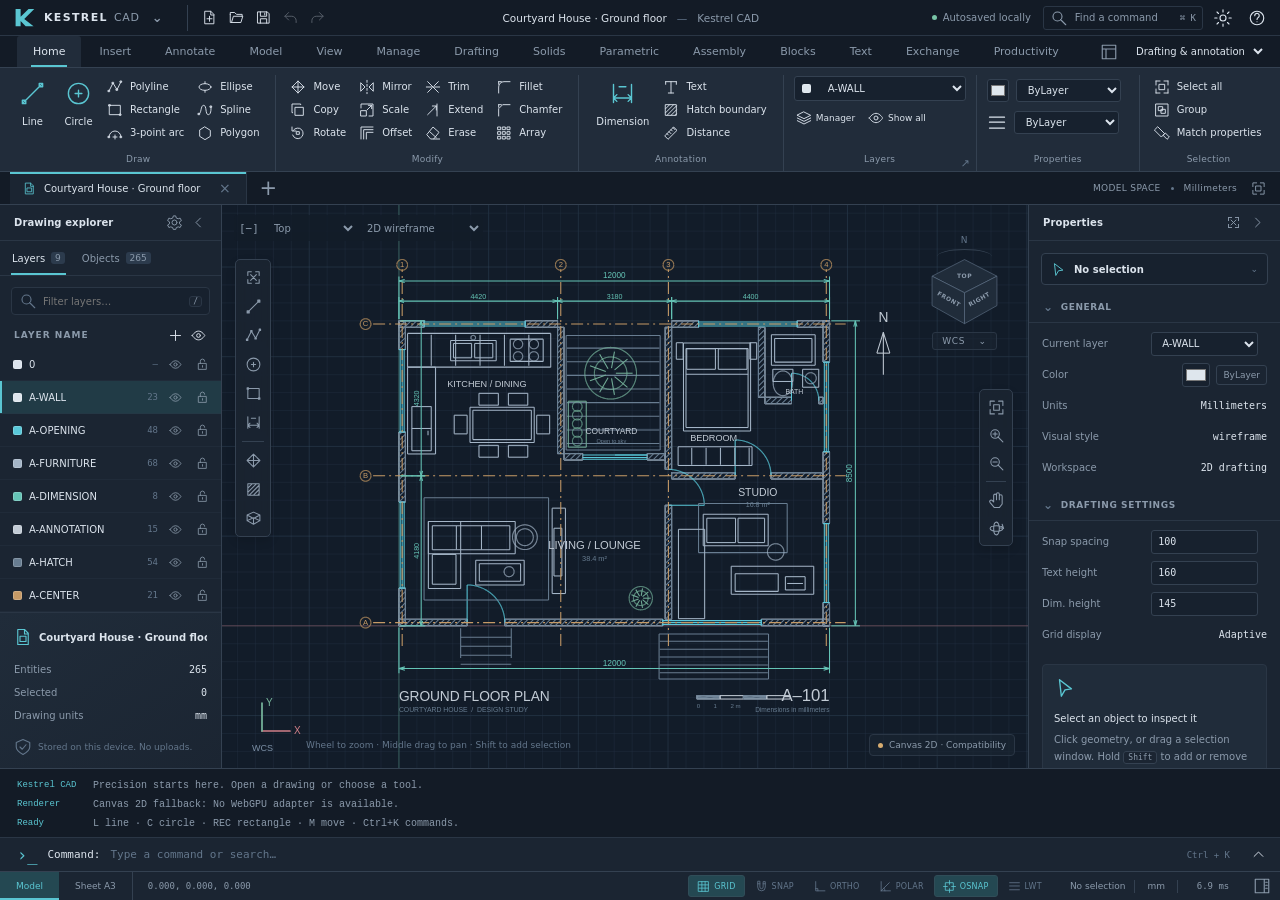
<file: index.html>
<!doctype html>
<html lang="en" data-theme="dark">
<head>
<meta charset="utf-8"><meta name="viewport" content="width=device-width,initial-scale=1">
<meta name="color-scheme" content="dark light"><meta name="description" content="Kestrel CAD — a local-first 2D and 3D CAD editor with a custom WebGPU engine.">
<title>Kestrel CAD</title><link rel="stylesheet" href="src/style.css">
</head>
<body>
<a class="skip-link" href="#command-input">Skip to command line</a>
<div id="shell">
 <header id="titlebar">
  <button id="app-menu-button" class="brand-button" aria-label="Kestrel file menu" title="File menu"><svg class="brand-mark" viewBox="0 0 32 32" aria-hidden="true"><path d="M5 4h7v11L23 4h8L17 18l13 10H19L12 21v7H5z" fill="currentColor"/></svg><span>KESTREL<span class="brand-cad">CAD</span></span><span class="chevron">⌄</span></button>
  <div class="quick-access" id="quick-access"></div>
  <div class="title-document"><span id="title-name">Courtyard House</span><span class="title-separator">—</span><span class="muted">Kestrel CAD</span></div>
  <div class="title-right"><span class="local-indicator"><i></i><span id="save-state">Local workspace</span></span><button class="title-search" data-action="palette" title="Find a command (Ctrl+K)"><span data-icon="search"></span><span>Find a command</span><kbd>⌘ K</kbd></button><button class="icon-button" data-action="theme" title="Switch light / dark theme" aria-label="Switch theme"><span data-icon="sun"></span></button><button class="icon-button" data-action="help" title="Help and shortcuts" aria-label="Help"><span data-icon="help"></span></button></div>
 </header>
 <div id="ribbon-tabs"><nav id="ribbon-tab-list" role="tablist" aria-label="Ribbon"></nav><div class="workspace-control"><span data-icon="workspace"></span><select id="workspace-select" aria-label="Workspace"><option value="2d">Drafting &amp; annotation</option><option value="3d">3D modeling</option></select></div></div>
 <section id="ribbon" aria-label="Tools"></section>
 <div id="documentbar"><div id="document-tabs" role="tablist" aria-label="Open drawings"></div><button class="document-add" data-action="new" title="New drawing (Ctrl+N)" aria-label="New drawing">+</button><div class="documentbar-right"><span id="drawing-kind">MODEL SPACE</span><span class="small-dot"></span><span id="document-units">Millimeters</span><button class="icon-button small" data-action="fit" title="Zoom extents" aria-label="Zoom extents"><span data-icon="fit"></span></button></div></div>
 <main id="workbench">
  <aside id="explorer" class="side-panel">
   <div class="panel-header"><span>Drawing explorer</span><div class="panel-header-actions"><button class="icon-button small" data-action="layers" aria-label="Layer manager" title="Layer manager"><span data-icon="settings"></span></button><button class="icon-button small" data-action="toggle-explorer" aria-label="Hide explorer" title="Hide explorer"><span data-icon="chevron-left"></span></button></div></div>
   <div class="panel-tabs"><button id="layers-tab" class="active" data-explorer="layers">Layers <span id="layer-count">8</span></button><button id="objects-tab" data-explorer="objects">Objects <span id="object-count">0</span></button></div>
   <div class="panel-search"><span data-icon="search"></span><input id="explorer-search" placeholder="Filter layers…" aria-label="Filter drawing explorer"><kbd>/</kbd></div>
   <div id="explorer-toolbar"><span class="eyebrow" id="explorer-subtitle">LAYER NAME</span><div><button class="icon-button small" data-action="new-layer" title="New layer" aria-label="New layer"><span data-icon="plus"></span></button><button class="icon-button small" data-action="all-layers-on" title="Show all layers" aria-label="Show all layers"><span data-icon="eye"></span></button></div></div>
   <div id="explorer-list" class="panel-scroll"></div>
   <div class="explorer-summary"><div class="summary-title"><span data-icon="drawing"></span><span id="summary-name">Courtyard House</span></div><dl><div><dt>Entities</dt><dd id="summary-entities">0</dd></div><div><dt>Selected</dt><dd id="summary-selected">0</dd></div><div><dt>Drawing units</dt><dd id="summary-units">mm</dd></div></dl><div class="local-note"><span data-icon="shield"></span>Stored on this device. No uploads.</div></div>
   <div class="panel-resizer left-resizer" aria-label="Resize explorer"></div>
  </aside>
  <section id="viewport" aria-label="CAD drawing viewport" tabindex="0">
   <canvas id="scene" class="scene-canvas" aria-label="Rendered CAD geometry"></canvas><canvas id="overlay" class="scene-canvas" aria-hidden="true"></canvas>
   <div id="viewport-controls"><button class="viewport-button" data-action="toggle-explorer" title="Show / hide explorer">[−]</button><select id="view-select" aria-label="View direction"><option value="top">Top</option><option value="iso">SE isometric</option><option value="front">Front</option><option value="right">Right</option><option value="left">Left</option><option value="back">Back</option><option value="bottom">Bottom</option></select><select id="style-select" aria-label="Visual style"><option value="wireframe">2D wireframe</option><option value="shaded-edges">Shaded with edges</option><option value="shaded">Shaded</option><option value="xray">X-ray</option></select></div>
   <div id="viewcube" aria-label="View navigation"><div class="cube-compass"><span>N</span><i></i></div><svg viewBox="0 0 110 100" role="group" aria-label="View cube"><g tabindex="0" role="button" data-view="top" aria-label="Top view"><polygon points="55,9 98,31 55,53 12,31"/><text x="55" y="34">TOP</text></g><g tabindex="0" role="button" data-view="front" aria-label="Front view"><polygon points="12,31 55,53 55,94 12,70"/><text x="33" y="64" transform="rotate(29 33 64)">FRONT</text></g><g tabindex="0" role="button" data-view="right" aria-label="Right view"><polygon points="55,53 98,31 98,70 55,94"/><text x="76" y="64" transform="rotate(-29 76 64)">RIGHT</text></g></svg><button data-action="view-iso" title="Isometric view">WCS <span>⌄</span></button></div>
   <div id="viewport-tools" class="floating-toolbar"></div><div id="navigation-tools" class="floating-toolbar"></div>
   <div id="tool-banner" hidden><span id="tool-banner-name">LINE</span><span id="tool-banner-text">Specify first point</span><kbd>ESC to cancel</kbd></div>
   <div id="dynamic-input" hidden><span id="dynamic-label">Distance</span><strong id="dynamic-value">0.000</strong></div>
   <div id="selection-window" hidden></div><div id="drop-zone" hidden><span data-icon="import"></span><strong>Open a drawing</strong><span>DXF · DWG · Kestrel project</span></div>
   <div id="viewport-footer"><span id="view-hint">Wheel to zoom · Middle drag to pan</span><button id="engine-badge" data-action="diagnostics"><i></i><span id="engine-label">Starting renderer…</span></button></div>
   <div id="sheet-label" hidden>A3 LANDSCAPE · FIT TO SHEET</div>
  </section>
  <aside id="properties" class="side-panel"><div class="panel-header"><span>Properties</span><div class="panel-header-actions"><button class="icon-button small" data-action="clear-selection" title="Clear selection" aria-label="Clear selection"><span data-icon="deselect"></span></button><button class="icon-button small" data-action="toggle-properties" title="Hide properties" aria-label="Hide properties"><span data-icon="chevron-right"></span></button></div></div><div id="inspector" class="panel-scroll"></div><div class="panel-resizer right-resizer" aria-label="Resize properties"></div></aside>
 </main>
 <section id="command-dock" aria-label="Command line"><div id="command-resizer" aria-label="Resize command line"></div><div id="command-history" role="log" aria-live="polite"><div><span class="history-label">Kestrel CAD</span><span>Precision starts here. Open a drawing or choose a tool.</span></div></div><div id="command-row"><span class="command-symbol">›_</span><span id="command-prefix">Command:</span><input id="command-input" placeholder="Type a command or search…" aria-label="CAD command input" spellcheck="false" autocomplete="off" autocapitalize="off"><span id="command-shortcut">Ctrl + K</span><button class="icon-button small" data-action="command-history" title="Expand command history" aria-label="Expand command history"><span data-icon="chevron-up"></span></button></div><div id="command-suggestions" hidden></div></section>
 <footer id="statusbar"><div id="layout-tabs"><button class="active" data-layout="model">Model</button><button data-layout="sheet">Sheet A3</button></div><div class="status-coordinates"><span id="coordinates">0.000, 0.000, 0.000</span></div><div id="status-toggles"></div><div class="status-right"><span id="selection-status">No selection</span><span class="status-divider"></span><button data-action="units" id="units-status">mm</button><span class="status-divider"></span><button data-action="diagnostics" id="frame-status">— ms</button><button class="status-panel-button" data-action="toggle-properties" title="Show / hide properties"><span data-icon="sidebar"></span></button></div></footer>
</div>
<div id="file-menu" class="popover" hidden></div><div id="context-menu" class="popover" hidden></div><div id="toast-stack" aria-live="polite"></div>
<dialog id="modal"><form id="modal-form"><div class="modal-header"><div><span id="modal-eyebrow" class="eyebrow">KESTREL CAD</span><h2 id="modal-title">Settings</h2></div><button type="button" class="icon-button" id="modal-close" aria-label="Close dialog"><span data-icon="close"></span></button></div><div id="modal-body"></div><div id="modal-error" role="alert" hidden></div><div id="modal-footer"><button type="button" class="button secondary" id="modal-cancel">Cancel</button><button type="submit" class="button primary" id="modal-submit">Apply</button></div></form></dialog>
<dialog id="command-palette"><div class="palette-input"><span data-icon="search"></span><input id="palette-search" placeholder="Find a command, tool, or view…" aria-label="Find command"><kbd>ESC</kbd></div><div id="palette-results"></div><div class="palette-footer"><span>↑ ↓ to navigate</span><span>↵ to run</span><span>KESTREL CAD</span></div></dialog>
<input id="file-input" type="file" accept=".dxf,.dwg,.kcad,.kst,.json" hidden>
<noscript><div class="noscript">Kestrel CAD requires JavaScript. Enable JavaScript and reload this page.</div></noscript>
<script src="src/math.js"></script><script src="src/geometry.js"></script><script src="src/model.js"></script><script src="src/csg.js"></script><script src="src/exchange.js"></script><script src="src/production.js"></script><script src="src/kernel.js"></script><script src="src/native-analysis.js"></script>
<script src="src/native-curves.js"></script>
    <script src="src/constraints.js"></script><script src="src/spatial-constraints.js"></script><script src="src/dynamic-blocks.js"></script>
<script src="src/fonts.js"></script>
<script src="src/unicode-bidi.js"></script>
<script src="src/mtext.js"></script><script src="src/source-document.js"></script><script src="src/productivity.js"></script><script src="src/fields.js"></script>
<script src="src/text-search.js"></script><script src="src/renderer.js"></script><script src="src/ui.js"></script><script src="src/examples.js"></script><script src="src/production-ui.js"></script><script src="src/kernel-ui.js"></script>
<script src="src/constraints-ui.js"></script><script src="src/spatial-ui.js"></script><script src="src/dynamic-blocks-ui.js"></script><script src="src/fonts-ui.js"></script>
<script src="src/mtext-ui.js"></script><script src="src/source-ui.js"></script>
<script src="src/productivity-ui.js"></script><script src="src/acis-ui.js"></script><script src="src/native-analysis-ui.js"></script>
<script src="src/native-curves-ui.js"></script>
<script src="src/fields-ui.js"></script>
<script src="src/text-search-ui.js"></script>
<script src="src/app.js"></script>
</body></html>
</file>
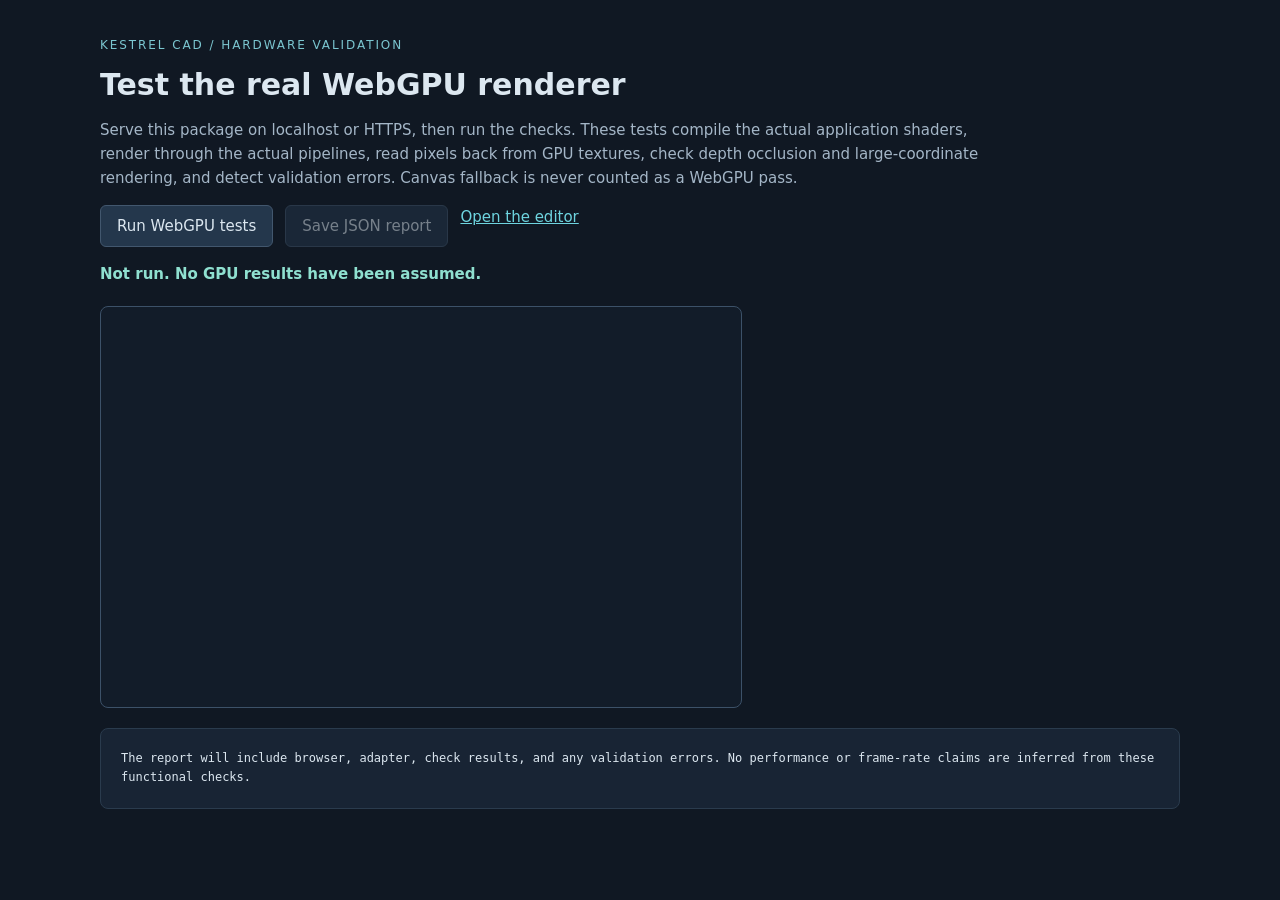
<file: tests/webgpu.html>
<!doctype html>
<html lang="en">
<head>
<meta charset="utf-8"><meta name="viewport" content="width=device-width, initial-scale=1">
<title>Kestrel CAD • WebGPU validation</title>
<style>
:root{color-scheme:dark;font:15px/1.6 system-ui,sans-serif;background:#101823;color:#dce7f0}body{margin:36px auto;max-width:1080px;padding:0 24px}h1{line-height:1.2;margin:12px 0}a{color:#6ed4df}button{font:inherit;background:#24374c;color:inherit;border:1px solid #42576e;border-radius:6px;padding:8px 16px;cursor:pointer}button:disabled{opacity:.5;cursor:default}.eyebrow{letter-spacing:.16em;font-size:12px;color:#7bc6d0}#stage{position:relative;width:640px;height:400px;max-width:100%;overflow:hidden;border:1px solid #3c5168;border-radius:8px;background:#121c29;margin:20px 0}canvas{position:absolute;inset:0}#report{padding:20px;background:#182434;border:1px solid #2a3b4d;border-radius:8px;white-space:pre-wrap;overflow-wrap:anywhere;font-size:12px}.note{color:#a4b6c7;max-width:880px}#status{font-weight:600;color:#8fe0d0}.actions{display:flex;gap:12px}
</style>
</head>
<body>
<div class="eyebrow">KESTREL CAD / HARDWARE VALIDATION</div>
<h1>Test the real WebGPU renderer</h1>
<p class="note">Serve this package on localhost or HTTPS, then run the checks. These tests compile the actual application shaders, render through the actual pipelines, read pixels back from GPU textures, check depth occlusion and large-coordinate rendering, and detect validation errors. Canvas fallback is never counted as a WebGPU pass.</p>
<div class="actions"><button id="run">Run WebGPU tests</button><button id="download" disabled>Save JSON report</button><a href="../index.html">Open the editor</a></div>
<p id="status">Not run. No GPU results have been assumed.</p>
<div id="stage"><canvas id="scene"></canvas><canvas id="overlay"></canvas></div>
<pre id="report">The report will include browser, adapter, check results, and any validation errors. No performance or frame-rate claims are inferred from these functional checks.</pre>
<script src="../src/math.js"></script><script src="../src/geometry.js"></script><script src="../src/model.js"></script><script src="../src/renderer.js"></script><script src="gpu.test.js"></script>
</body></html>
</file>
<file: src/style.css>
:root{color-scheme:dark;--bg:#18212d;--title:#131b26;--panel:#1b2532;--panel2:#202c3a;--ribbon:#212c3a;--canvas:#121c29;--hover:#2c3b4d;--active:#244852;--accent:#5ac6d2;--accent-dim:#304d58;--text:#dce4ed;--muted:#8b9aab;--faint:#63768b;--line:#344151;--line-soft:#2a3645;--input:#17212e;--shadow:0 15px 40px #0005;--success:#78c4a6;--danger:#ed8d92;--left-width:222px;--right-width:252px;--command-height:103px;font-family:"Inter","Segoe UI",system-ui,-apple-system,BlinkMacSystemFont,Arial,sans-serif;font-size:12px;font-synthesis:none}
:root[data-theme=light]{color-scheme:light;--bg:#e3e9ef;--title:#f7f9fb;--panel:#f5f7fa;--panel2:#edf1f6;--ribbon:#f3f6f9;--canvas:#edf2f6;--hover:#e3ebf3;--active:#d6eef2;--accent:#157a8b;--accent-dim:#b9dce4;--text:#23374a;--muted:#697e91;--faint:#8191a2;--line:#ced8e2;--line-soft:#e0e6ed;--input:#fff;--shadow:0 15px 40px #203b5525;--success:#318868;--danger:#bd4951}
*{box-sizing:border-box}html,body{margin:0;width:100%;height:100%;overflow:hidden}body{background:var(--bg);color:var(--text);-webkit-font-smoothing:antialiased}button,input,select,textarea{font:inherit}button{color:inherit;border:0;background:none;cursor:pointer;border-radius:3px}button:hover{background:var(--hover)}button:active{background:var(--active)}button:disabled{opacity:.34;cursor:not-allowed}input,select,textarea{color:var(--text);background:var(--input);border:1px solid var(--line);border-radius:3px;outline:none}input:focus,select:focus,textarea:focus{border-color:var(--accent);box-shadow:0 0 0 1px color-mix(in srgb,var(--accent) 25%,transparent)}input[type=number]{font-family:Consolas,"SFMono-Regular",monospace}input[type=color]{padding:1px;width:28px;height:25px;border-radius:3px;cursor:pointer}input[type=checkbox]{accent-color:var(--accent)}button:focus-visible,a:focus-visible,[tabindex]:focus-visible{outline:2px solid var(--accent);outline-offset:-2px}button svg,span[data-icon] svg{width:18px;height:18px;display:block;flex-shrink:0}span[data-icon]{display:inline-flex;align-items:center;justify-content:center;flex-shrink:0}button svg{pointer-events:none}select{padding:4px 20px 4px 7px;min-width:0}kbd{font:10px Consolas,"SFMono-Regular",monospace;color:var(--muted);border:1px solid var(--line);border-radius:3px;padding:1px 4px;background:var(--panel)}.muted{color:var(--muted)}.eyebrow{font-size:9px;font-weight:650;letter-spacing:1.05px;color:var(--muted)}.icon-button{display:inline-flex;align-items:center;justify-content:center;width:28px;height:28px;flex-shrink:0}.icon-button.small{width:23px;height:23px}.icon-button.small svg{width:15px;height:15px}.icon-button.active{color:var(--accent);background:var(--active)}.small-dot{width:3px;height:3px;border-radius:50%;background:var(--faint)}[hidden]{display:none!important}.skip-link{position:absolute;top:-100px;left:12px;z-index:100;background:var(--accent);color:var(--title);padding:10px}.skip-link:focus{top:10px}
#shell{height:100dvh;display:flex;flex-direction:column;min-width:720px}#titlebar{height:36px;flex-shrink:0;background:var(--title);display:flex;align-items:center;border-bottom:1px solid var(--line-soft);padding:0 9px 0 0;gap:9px;user-select:none}.brand-button{display:flex;height:36px;align-items:center;gap:9px;padding:0 14px 0 12px;border-radius:0;color:var(--text);font-weight:700;letter-spacing:1.35px;font-size:11px}.brand-mark{color:var(--accent);width:23px!important;height:25px!important}.brand-cad{font-weight:450;letter-spacing:.7px;margin-left:6px;color:var(--muted)}.chevron{color:var(--muted);margin-left:3px;font-size:13px}.quick-access{display:flex;gap:2px;border-left:1px solid var(--line);padding-left:9px}.quick-access .icon-button{width:25px;height:26px}.quick-access .icon-button svg{width:15px;height:15px}.title-document{display:flex;align-items:center;gap:10px;flex:1;min-width:80px;justify-content:center;font-size:10.5px;white-space:nowrap;overflow:hidden}.title-document #title-name{overflow:hidden;text-overflow:ellipsis}.title-separator{color:var(--faint)}.title-right{display:flex;align-items:center;gap:6px}.local-indicator{font-size:10px;color:var(--muted);display:flex;gap:6px;align-items:center;white-space:nowrap;margin-right:6px}.local-indicator i{width:5px;height:5px;border-radius:50%;background:var(--success)}.title-search{border:1px solid var(--line-soft);display:flex;align-items:center;height:24px;gap:7px;font-size:10px;color:var(--muted);padding:0 6px}.title-search svg{width:12px;height:12px}.title-search kbd{font-size:9px;border:0;background:none;padding:0 0 0 15px}
#ribbon-tabs{height:32px;flex-shrink:0;display:flex;align-items:center;background:var(--title);border-bottom:1px solid var(--line);padding-left:17px;user-select:none}#ribbon-tab-list{display:flex;height:100%;align-items:stretch;gap:2px}#ribbon-tab-list button{padding:0 16px;border-radius:3px 3px 0 0;font-size:11px;position:relative;color:var(--muted)}#ribbon-tab-list button.active{background:var(--ribbon);color:var(--text)}#ribbon-tab-list button.active:after{content:"";height:2px;position:absolute;bottom:0;left:14px;right:14px;background:var(--accent)}.workspace-control{margin-left:auto;display:flex;align-items:center;gap:7px;padding-right:14px;font-size:10px;color:var(--muted)}.workspace-control svg{width:14px;height:14px}.workspace-control select{font-size:10px;border:0;background:transparent;padding-right:5px;color:var(--text);max-width:185px}
#ribbon{height:104px;flex-shrink:0;background:var(--ribbon);border-bottom:1px solid var(--line);display:flex;align-items:stretch;padding:7px 7px 0 11px;gap:0;overflow-x:auto;overflow-y:hidden;scrollbar-width:thin;user-select:none}.ribbon-group{position:relative;display:flex;flex-direction:column;border-right:1px solid var(--line);padding:0 10px;flex-shrink:0;min-width:55px}.ribbon-group:first-child{padding-left:0}.ribbon-group:last-child{border:0}.ribbon-group-tools{height:74px;display:flex;align-items:flex-start;gap:3px}.ribbon-group-name{display:flex;align-items:center;justify-content:center;font-size:9px;letter-spacing:.25px;color:var(--muted);height:19px;gap:12px}.ribbon-group-name button{position:absolute;right:4px;bottom:1px;color:var(--faint);font-size:11px;padding:0 2px}.ribbon-large{display:flex;flex-direction:column;align-items:center;justify-content:flex-start;height:70px;min-width:43px;padding:5px 7px;gap:8px;font-size:10px;white-space:nowrap}.ribbon-large svg{width:27px;height:27px;color:var(--accent);stroke-width:1.25}.ribbon-large .button-label{max-width:65px;line-height:14px;text-align:center;white-space:normal}.ribbon-large.active,.ribbon-small.active{background:var(--active);box-shadow:inset 0 0 0 1px var(--accent-dim);color:var(--accent)}.ribbon-small-column{display:flex;flex-direction:column;gap:0}.ribbon-small{display:flex;align-items:center;gap:7px;height:23px;padding:0 6px 0 4px;font-size:10px;white-space:nowrap}.ribbon-small svg{width:16px;height:16px;color:var(--text);stroke-width:1.4}.ribbon-small.active svg{color:var(--accent)}.ribbon-layer-control{width:172px;display:flex;flex-direction:column;gap:5px;padding-top:1px}.ribbon-layer-row{display:flex;align-items:center;border:1px solid var(--line);border-radius:3px;background:var(--input);padding-left:7px;gap:6px;height:25px}.color-dot{width:9px;height:9px;border-radius:2px;display:inline-block;flex-shrink:0;border:1px solid #ffffff30}.ribbon-layer-row select{flex:1;width:135px;border:0;background:transparent;font-size:10px}.ribbon-layer-actions{display:flex;gap:5px;align-items:center}.ribbon-layer-actions .ribbon-small{font-size:9px;padding-left:2px;gap:4px}.ribbon-property-control{width:142px;display:flex;flex-direction:column;gap:5px;padding-top:2px}.ribbon-property-control>div{display:flex;align-items:center;gap:6px;font-size:10px}.ribbon-property-control select{width:105px;height:23px;font-size:10px;padding-top:1px;padding-bottom:1px}.ribbon-property-control input[type=color]{width:22px;height:23px}.ribbon-stat{font-size:9px;line-height:16px;color:var(--muted);padding:3px 3px}.ribbon-stat strong{color:var(--accent);font-weight:500}
#documentbar{height:33px;display:flex;align-items:center;flex-shrink:0;background:var(--title);border-bottom:1px solid var(--line);padding:0 10px;user-select:none}#document-tabs{display:flex;align-items:stretch;overflow-x:auto;scrollbar-width:none;height:100%;max-width:72%}.document-tab{display:flex;gap:8px;align-items:center;border-right:1px solid var(--line-soft);border-radius:0;padding:0 13px;height:100%;min-width:90px;font-size:10px;color:var(--muted);position:relative;white-space:nowrap}.document-tab.active{background:var(--panel);color:var(--text)}.document-tab.active:after{content:"";height:2px;position:absolute;top:0;left:0;right:0;background:var(--accent)}.document-tab svg{width:13px;height:13px;color:var(--accent)}.document-tab .tab-close{font-size:14px;color:var(--faint);margin-left:8px;line-height:18px;width:17px;border-radius:3px}.document-tab .tab-close:hover{color:var(--text);background:var(--hover)}.document-tab .dirty-dot{color:var(--accent);font-size:14px;margin-left:-4px}.document-add{font-size:21px;line-height:20px;width:29px;height:25px;margin-left:6px;color:var(--muted)}.documentbar-right{margin-left:auto;display:flex;align-items:center;gap:10px;font-size:9px;color:var(--muted);letter-spacing:.35px}
#workbench{min-height:140px;display:grid;grid-template-columns:var(--left-width) minmax(250px,1fr) var(--right-width);flex:1;overflow:hidden}#workbench.hide-explorer{grid-template-columns:0 minmax(250px,1fr) var(--right-width)}#workbench.hide-properties{grid-template-columns:var(--left-width) minmax(250px,1fr) 0}#workbench.hide-explorer.hide-properties{grid-template-columns:0 1fr 0}.side-panel{background:var(--panel);display:flex;flex-direction:column;min-height:0;position:relative;overflow:hidden;z-index:2}#explorer{border-right:1px solid var(--line)}#properties{border-left:1px solid var(--line)}.panel-header{height:36px;flex-shrink:0;display:flex;align-items:center;padding:0 11px 0 14px;border-bottom:1px solid var(--line-soft);font-size:10px;font-weight:600;letter-spacing:.1px;white-space:nowrap}.panel-header-actions{margin-left:auto;display:flex;gap:1px;color:var(--muted)}.panel-tabs{height:35px;display:flex;border-bottom:1px solid var(--line-soft);padding:0 11px;gap:15px;flex-shrink:0}.panel-tabs button{border-radius:0;position:relative;padding:0 1px;color:var(--muted);font-size:10px;display:flex;align-items:center;gap:6px}.panel-tabs button.active{color:var(--text)}.panel-tabs button.active:after{content:"";height:2px;position:absolute;bottom:0;left:0;right:0;background:var(--accent)}.panel-tabs button span{font-size:9px;background:var(--hover);padding:1px 4px;border-radius:3px;color:var(--muted)}.panel-search{height:28px;display:flex;align-items:center;gap:6px;background:var(--input);border:1px solid var(--line-soft);border-radius:4px;margin:11px 11px 7px;padding:0 7px;flex-shrink:0}.panel-search svg{width:13px;height:13px;color:var(--faint)}.panel-search input{width:100%;min-width:0;font-size:10px;background:none;border:0;box-shadow:none;padding:4px 0}.panel-search kbd{font-size:8px;border-color:var(--line-soft);padding:0 3px}#explorer-toolbar{height:26px;padding:0 11px 0 14px;display:flex;align-items:center;justify-content:space-between;flex-shrink:0}#explorer-toolbar>div{display:flex;gap:0}.panel-scroll{overflow-y:auto;overflow-x:hidden;scrollbar-width:thin;scrollbar-color:var(--line) transparent;min-height:0}.layer-row{height:33px;display:flex;align-items:center;gap:7px;padding:0 9px 0 13px;position:relative;border-bottom:1px solid color-mix(in srgb,var(--line-soft) 40%,transparent);cursor:pointer}.layer-row.current{background:color-mix(in srgb,var(--active) 63%,var(--panel));box-shadow:inset 2px 0 0 var(--accent)}.layer-row:hover{background:var(--hover)}.layer-row.off{opacity:.45}.layer-row .layer-name{font-size:10px;overflow:hidden;text-overflow:ellipsis;white-space:nowrap;flex:1}.layer-row .layer-count{font:9px Consolas,monospace;color:var(--faint);margin-right:0;min-width:19px;text-align:right}.layer-row .icon-button{width:20px;height:22px;color:var(--muted)}.layer-row .icon-button svg{width:13px;height:13px}.layer-row .icon-button.locked{color:var(--accent)}.layer-current-mark{font-size:10px;color:var(--accent);width:8px;flex-shrink:0}.object-row{min-height:35px;display:flex;align-items:center;padding:4px 11px;gap:8px;cursor:pointer;border-bottom:1px solid var(--line-soft)}.object-row:hover{background:var(--hover)}.object-row.active{background:var(--active)}.object-row>span[data-icon]{color:var(--muted)}.object-row svg{width:16px;height:16px}.object-row strong{display:block;font-size:10px;font-weight:450}.object-row small{display:block;font-size:9px;color:var(--faint);margin-top:2px}.object-row .object-id{margin-left:auto;font:8px Consolas,monospace;color:var(--faint)}.explorer-summary{margin-top:auto;padding:15px 14px 12px;border-top:1px solid var(--line-soft);background:linear-gradient(145deg,var(--panel2),var(--panel));flex-shrink:0}.summary-title{display:flex;align-items:center;gap:7px;margin-bottom:12px;font-size:10px;font-weight:600;overflow:hidden;white-space:nowrap}.summary-title svg{width:15px;height:15px;color:var(--accent)}.explorer-summary dl{margin:0}.explorer-summary dl div{display:flex;justify-content:space-between;font-size:10px;line-height:23px}.explorer-summary dt{color:var(--muted)}.explorer-summary dd{margin:0;font-family:Consolas,"SFMono-Regular",monospace}.local-note{display:flex;align-items:center;gap:6px;font-size:9px;line-height:14px;color:var(--faint);margin-top:11px}.local-note svg{width:12px;height:12px}.panel-resizer{position:absolute;top:0;bottom:0;width:5px;cursor:col-resize;z-index:7}.left-resizer{right:-2px}.right-resizer{left:-2px}.panel-resizer:hover{background:var(--accent)}
#viewport{position:relative;overflow:hidden;background:var(--canvas);outline:none;touch-action:none;cursor:crosshair;min-width:0}#viewport.panning{cursor:grabbing}#viewport.orbiting{cursor:move}.scene-canvas{position:absolute;left:0;top:0;display:block;pointer-events:none}#overlay{z-index:1}#viewport-controls{position:absolute;top:10px;left:12px;z-index:3;display:flex;align-items:center;gap:3px;color:var(--muted);background:color-mix(in srgb,var(--canvas) 80%,transparent);border-radius:4px;padding:1px}.viewport-button{font:11px Consolas,monospace;height:24px;padding:2px 4px}#viewport-controls select{border:0;background:transparent;height:23px;font-size:10px;color:var(--muted);padding:0 3px 0 4px}#viewport-controls select:hover{background:var(--hover)}#viewcube{position:absolute;right:21px;top:47px;width:85px;z-index:3;user-select:none;display:flex;align-items:center;flex-direction:column}#viewcube svg{width:83px;height:77px;overflow:visible}#viewcube svg g{cursor:pointer}#viewcube polygon{fill:var(--panel2);stroke:var(--faint);stroke-width:.8;transition:fill .15s}#viewcube svg g:hover polygon{fill:var(--active);stroke:var(--accent)}#viewcube text{fill:var(--muted);font-size:8px;letter-spacing:.7px;text-anchor:middle;pointer-events:none;font-weight:600}#viewcube>button{font-size:9px;color:var(--muted);margin-top:3px;border:1px solid var(--line-soft);padding:3px 9px;background:color-mix(in srgb,var(--panel) 60%,transparent);border-radius:3px;letter-spacing:.6px}#viewcube>button span{margin-left:10px}.cube-compass{position:absolute;top:-17px;left:0;right:0;text-align:center;font-size:9px;color:var(--faint);letter-spacing:.6px}.cube-compass i{display:block;width:55px;height:15px;border-top:1px solid var(--line);border-radius:50%;margin:4px auto -6px}.floating-toolbar{position:absolute;z-index:3;display:flex;flex-direction:column;padding:4px;background:color-mix(in srgb,var(--panel) 86%,transparent);border:1px solid var(--line);border-radius:5px;box-shadow:0 4px 10px #0002;backdrop-filter:blur(9px);gap:2px}.floating-toolbar .icon-button{width:26px;height:27px;color:var(--muted)}.floating-toolbar .icon-button svg{width:17px;height:17px}.floating-toolbar .icon-button:hover{color:var(--text)}.floating-toolbar .icon-button.active{color:var(--accent)}.toolbar-divider{height:1px;background:var(--line);margin:3px 2px}#viewport-tools{left:13px;top:54px}#navigation-tools{right:15px;top:184px}#navigation-tools .icon-button{width:24px;height:26px}#viewport-footer{position:absolute;left:84px;right:13px;bottom:12px;z-index:3;display:flex;align-items:center;justify-content:space-between;pointer-events:none;gap:10px}#view-hint{font-size:9px;color:var(--faint);white-space:nowrap}#engine-badge{pointer-events:auto;display:flex;gap:6px;align-items:center;font-size:9px;color:var(--muted);background:color-mix(in srgb,var(--panel) 70%,transparent);padding:5px 8px;border:1px solid var(--line-soft);border-radius:4px;white-space:nowrap}#engine-badge i{width:5px;height:5px;border-radius:50%;background:var(--success)}#engine-badge.fallback i{background:#d8ad70}#tool-banner{position:absolute;z-index:4;bottom:42px;left:50%;transform:translateX(-50%);display:flex;gap:12px;align-items:center;background:var(--panel);border:1px solid var(--line);box-shadow:var(--shadow);padding:9px 12px;border-radius:5px;white-space:nowrap;pointer-events:none;font-size:10px}#tool-banner-name{color:var(--accent);font-weight:650;letter-spacing:.7px;font-size:9px}#tool-banner-text{color:var(--text)}#tool-banner kbd{font-size:8px;padding:2px 4px}#dynamic-input{position:absolute;z-index:4;pointer-events:none;display:flex;gap:10px;align-items:center;font-size:10px;background:var(--panel);border:1px solid var(--accent-dim);border-radius:3px;box-shadow:0 4px 12px #0003;padding:5px 8px}#dynamic-label{color:var(--muted);font-size:9px}#dynamic-value{color:var(--accent);font:10px Consolas,monospace;font-weight:500}#selection-window{position:absolute;z-index:2;border:1px solid #63acde;background:#4c94d721;pointer-events:none}#selection-window.crossing{border:1px dashed #65c5a4;background:#56c39c20}#drop-zone{position:absolute;inset:15px;border:2px dashed var(--accent);background:color-mix(in srgb,var(--panel) 92%,transparent);z-index:10;border-radius:8px;display:flex;flex-direction:column;align-items:center;justify-content:center;gap:15px;pointer-events:none}#drop-zone svg{width:44px;height:44px;color:var(--accent)}#drop-zone strong{font-size:18px;font-weight:550}#drop-zone>span:last-child{color:var(--muted)}#sheet-label{position:absolute;left:15px;top:42px;font-size:9px;letter-spacing:1px;color:var(--muted);z-index:3;pointer-events:none}
#inspector{padding-bottom:15px}.inspector-type{margin:12px 12px 0;border:1px solid var(--line);border-radius:4px;background:var(--input);height:32px;display:flex;align-items:center;gap:8px;padding:0 9px;font-size:10px}.inspector-type svg{width:15px;height:15px;color:var(--accent)}.inspector-type span:last-child{margin-left:auto;color:var(--faint);font-size:9px}.property-section{margin-top:15px}.property-section-title{display:flex;align-items:center;gap:7px;font-size:9px;letter-spacing:.6px;font-weight:600;color:var(--muted);padding:0 14px 8px;border-bottom:1px solid var(--line-soft);margin-bottom:5px}.property-section-title:before{content:"⌄";font-size:12px;color:var(--faint)}.property-row{display:flex;align-items:center;min-height:31px;padding:3px 13px;gap:8px}.property-row label{font-size:10px;color:var(--muted);min-width:82px;max-width:45%;flex:1}.property-row input:not([type=checkbox]),.property-row select{min-width:0;width:107px;height:24px;font-size:10px;padding:3px 6px}.property-row input[type=color]{width:28px;padding:1px}.property-row input:disabled{border-color:transparent;background:transparent;opacity:.8}.property-row>span{font:10px Consolas,"SFMono-Regular",monospace;margin-left:auto;color:var(--text);text-align:right;max-width:125px;overflow:hidden;text-overflow:ellipsis}.property-row .value-with-unit{display:flex;align-items:center;gap:5px;min-width:0}.value-with-unit small{font-size:9px;color:var(--faint)}.property-row .color-value{display:flex;gap:6px;align-items:center;margin-left:auto}.color-value button{font-size:9px;color:var(--muted);border:1px solid var(--line);padding:4px 6px}.property-hint{margin:14px 13px 0;padding:12px 11px;background:var(--panel2);border:1px solid var(--line-soft);border-radius:4px;font-size:10px;line-height:17px;color:var(--muted)}.property-hint strong{display:block;color:var(--text);font-weight:500;margin-bottom:4px}.property-hint kbd{font-size:8px}.property-hint .hint-icon{color:var(--accent);margin-bottom:6px}.property-actions{display:flex;flex-wrap:wrap;gap:5px;padding:11px 12px 0}.property-actions button{font-size:9px;padding:5px 8px;border:1px solid var(--line)}.empty-explorer{padding:20px 14px;color:var(--muted);font-size:10px;line-height:17px}.selection-swatches{display:flex;gap:5px;margin:10px 13px}.selection-swatches button{width:17px;height:17px;border:1px solid #ffffff30;border-radius:3px}
#command-dock{height:var(--command-height);min-height:60px;max-height:45vh;flex-shrink:0;position:relative;border-top:1px solid var(--line);background:var(--title);z-index:6;display:flex;flex-direction:column}#command-resizer{position:absolute;top:-3px;left:0;right:0;height:6px;cursor:row-resize;z-index:10}#command-resizer:hover{background:var(--accent)}#command-history{flex:1;overflow-y:auto;padding:9px 17px 4px;font:10px/19px Consolas,"SFMono-Regular","Liberation Mono",monospace;scrollbar-width:thin;scrollbar-color:var(--line) transparent;user-select:text}#command-history>div{display:flex;gap:13px;white-space:pre-wrap;overflow-wrap:anywhere;color:var(--muted)}.history-label{color:var(--accent);flex-shrink:0;font-size:9px;min-width:63px}.history-error{color:var(--danger)!important}.history-success{color:var(--success)!important}.history-input{color:var(--text)!important}#command-row{height:34px;display:flex;align-items:center;gap:10px;flex-shrink:0;border-top:1px solid var(--line-soft);background:var(--panel);padding:0 10px 0 17px}.command-symbol{color:var(--accent);font:17px Consolas,monospace}#command-prefix{font:11px Consolas,"SFMono-Regular",monospace;color:var(--text);max-width:420px;white-space:nowrap;overflow:hidden;text-overflow:ellipsis}#command-input{flex:1;width:0;height:30px;background:none;border:0;box-shadow:none;font:11px Consolas,"SFMono-Regular",monospace;padding:2px 0;color:var(--text)}#command-input::placeholder{color:var(--faint)}#command-shortcut{color:var(--faint);font:9px Consolas,monospace;margin-right:7px}#command-suggestions{position:absolute;bottom:34px;left:75px;width:355px;max-height:210px;overflow:auto;background:var(--panel);border:1px solid var(--line);box-shadow:var(--shadow);border-radius:5px;padding:5px;z-index:20}.suggestion{display:flex;align-items:center;justify-content:space-between;padding:7px 9px;cursor:pointer;font-size:10px;border-radius:3px}.suggestion:hover,.suggestion.active{background:var(--active)}.suggestion strong{font:10px Consolas,monospace;color:var(--accent)}.suggestion span{color:var(--muted);font-size:10px}
#statusbar{height:29px;flex-shrink:0;display:flex;align-items:center;background:var(--panel);border-top:1px solid var(--line);font-size:9px;user-select:none;gap:0}#layout-tabs{height:100%;display:flex;align-items:stretch;border-right:1px solid var(--line);margin-right:10px}#layout-tabs button{border-radius:0;font-size:9px;padding:0 16px;color:var(--muted)}#layout-tabs button.active{color:var(--accent);background:var(--active);box-shadow:inset 0 -2px 0 var(--accent)}.status-coordinates{font:9px Consolas,"SFMono-Regular",monospace;color:var(--muted);min-width:198px;padding-left:5px}#status-toggles{display:flex;height:100%;align-items:center;gap:1px;margin-left:auto}#status-toggles button{font-size:8px;letter-spacing:.25px;padding:0 8px;height:22px;display:flex;align-items:center;gap:4px;color:var(--faint);border:1px solid transparent}#status-toggles button svg{width:13px;height:13px}#status-toggles button.active{color:var(--accent);background:var(--active);border-color:var(--accent-dim)}.status-right{display:flex;align-items:center;gap:9px;padding:0 6px 0 12px;margin-left:7px;color:var(--muted);height:100%;white-space:nowrap}.status-right button{font-size:9px;padding:3px}.status-divider{width:1px;height:13px;background:var(--line)}#frame-status{font-family:Consolas,monospace;font-size:9px;min-width:52px}.status-panel-button{display:flex;align-items:center;margin-left:2px}.status-panel-button svg{width:15px;height:15px}
.popover{position:fixed;z-index:50;background:var(--panel);border:1px solid var(--line);border-radius:6px;box-shadow:var(--shadow);min-width:225px;padding:6px}.popover-title{font-size:9px;letter-spacing:1px;color:var(--faint);padding:9px 9px 7px}.menu-item{display:flex;width:100%;align-items:center;gap:10px;padding:8px 10px;text-align:left;font-size:11px}.menu-item svg{width:16px;height:16px;color:var(--muted)}.menu-item span.menu-shortcut{margin-left:auto;color:var(--faint);font-size:9px}.menu-separator{height:1px;background:var(--line);margin:5px 6px}#file-menu{top:35px;left:5px;min-width:275px}.menu-item.accent svg{color:var(--accent)}#toast-stack{position:fixed;right:calc(var(--right-width) + 16px);bottom:calc(var(--command-height) + 74px);display:flex;flex-direction:column;gap:8px;z-index:60;pointer-events:none;max-width:360px}.toast{display:flex;gap:10px;align-items:flex-start;background:var(--panel);border:1px solid var(--line);border-left:3px solid var(--accent);border-radius:5px;padding:11px 14px;box-shadow:var(--shadow);font-size:11px;line-height:17px;animation:toast-in .15s ease-out}.toast.error{border-left-color:var(--danger)}.toast svg{width:17px;height:17px;color:var(--accent);margin-top:1px}.toast.error svg{color:var(--danger)}@keyframes toast-in{from{opacity:0;transform:translateY(7px)}to{opacity:1;transform:none}}
dialog{color:var(--text);background:var(--panel);border:1px solid var(--line);border-radius:9px;box-shadow:0 30px 100px #0007;padding:0;max-height:88vh;overflow:hidden}dialog::backdrop{background:#080e185e;backdrop-filter:blur(3px)}#modal{width:510px;max-width:95vw}#modal.wide{width:790px}#modal-form{display:flex;flex-direction:column;max-height:87vh}.modal-header{display:flex;align-items:center;justify-content:space-between;padding:23px 24px 17px;border-bottom:1px solid var(--line-soft);background:linear-gradient(125deg,var(--panel2),var(--panel))}.modal-header h2{margin:5px 0 0;font-size:20px;font-weight:550;letter-spacing:-.4px}.modal-header .icon-button{color:var(--muted)}#modal-body{padding:22px 24px;overflow:auto;scrollbar-width:thin;font-size:12px;line-height:1.6}#modal-body p{margin:0 0 14px;color:var(--muted)}#modal-body strong{font-weight:550;color:var(--text)}#modal-footer{padding:15px 24px;border-top:1px solid var(--line-soft);display:flex;justify-content:flex-end;gap:9px;background:var(--panel2)}.button{padding:8px 17px;font-size:11px;border-radius:4px;font-weight:500;display:inline-flex;align-items:center;gap:7px;justify-content:center}.button.primary{background:var(--accent);border:1px solid var(--accent);color:var(--title)}:root[data-theme=light] .button.primary{color:white}.button.primary:hover{filter:brightness(1.1)}.button.secondary{background:var(--panel);border:1px solid var(--line);color:var(--text)}.button.secondary:hover{background:var(--hover)}.button.danger{background:#a84350;color:white}.form-grid{display:grid;grid-template-columns:1fr 1fr;gap:14px}.form-grid.three{grid-template-columns:1fr 1fr 1fr}.form-field{display:flex;flex-direction:column;gap:6px;min-width:0}.form-field.full{grid-column:1/-1}.form-field>label{font-size:10px;color:var(--muted);letter-spacing:.2px}.form-field input:not([type=checkbox]),.form-field select,.form-field textarea{width:100%;padding:8px 10px;min-height:34px;font-size:12px}.form-field textarea{min-height:87px;resize:vertical}.form-field small{font-size:10px;color:var(--faint);line-height:16px}.form-divider{grid-column:1/-1;border-top:1px solid var(--line-soft);margin:3px 0}.form-check{display:flex;align-items:center;gap:8px;font-size:11px;color:var(--muted)}.form-check input{margin:0}.dialog-note{background:var(--panel2);border:1px solid var(--line-soft);border-radius:5px;padding:12px 14px;font-size:11px;line-height:18px;color:var(--muted);margin:14px 0 0}.dialog-note strong{display:block;margin-bottom:4px}.dialog-note.warning{border-left:3px solid #c69a66}.dialog-note.success{border-left:3px solid var(--success)}#modal-error{font-size:11px;color:var(--danger);margin:0 24px 15px;padding:9px 12px;border-radius:4px;background:color-mix(in srgb,var(--danger) 10%,transparent)}.report-table{width:100%;border-collapse:collapse;font-size:11px}.report-table th{text-align:left;font-size:9px;color:var(--muted);font-weight:500;letter-spacing:.5px;border-bottom:1px solid var(--line);padding:7px 8px}.report-table td{padding:9px 8px;border-bottom:1px solid var(--line-soft)}.report-table tr:last-child td{border-bottom:0}.report-table td:last-child{font-family:Consolas,monospace}.report-table input[type=text]{width:135px;padding:5px}.report-table input[type=color]{width:28px}.report-table select{max-width:100px}.report-stat-grid{display:grid;grid-template-columns:repeat(3,1fr);gap:10px;margin-bottom:18px}.report-stat{border:1px solid var(--line);background:var(--input);border-radius:5px;padding:13px}.report-stat strong{display:block;font-size:24px!important;font-weight:500!important;line-height:30px}.report-stat span{font-size:9px;color:var(--muted);letter-spacing:.6px;text-transform:uppercase}.shortcut-grid{display:grid;grid-template-columns:1fr 1fr;gap:10px 25px}.shortcut-row{display:flex;justify-content:space-between;gap:12px;font-size:11px;color:var(--muted);border-bottom:1px solid var(--line-soft);padding:5px 0}.capability-badge{display:inline-flex;align-items:center;gap:5px;border:1px solid var(--accent-dim);color:var(--accent);font-size:9px;letter-spacing:.5px;padding:3px 7px;border-radius:3px;background:var(--active)}.capability-badge.warning{background:#b8853720;border-color:#c69a6655;color:#c69a66}.modal-inline-actions{display:flex;gap:8px;flex-wrap:wrap;margin-top:15px}.progress-line{height:3px;background:var(--line);position:relative;overflow:hidden;border-radius:2px;margin-top:16px}.progress-line:after{content:"";background:var(--accent);height:100%;width:30%;position:absolute;animation:progress 1.2s infinite ease-in-out}@keyframes progress{from{left:-30%}to{left:100%}}
#command-palette{width:600px;margin-top:15vh}.palette-input{display:flex;align-items:center;padding:17px 20px;gap:12px;border-bottom:1px solid var(--line)}.palette-input>span{color:var(--accent)}.palette-input input{border:0;background:none;flex:1;min-width:0;font-size:14px;box-shadow:none;padding:5px}.palette-input kbd{font-size:9px}#palette-results{padding:7px;max-height:390px;overflow-y:auto;scrollbar-width:thin}.palette-result{width:100%;display:flex;align-items:center;text-align:left;gap:13px;border-radius:5px;padding:10px 13px}.palette-result.active{background:var(--active)}.palette-result>span[data-icon]{color:var(--muted)}.palette-result.active>span[data-icon]{color:var(--accent)}.palette-result strong{display:block;font-weight:500;font-size:11px}.palette-result small{display:block;color:var(--muted);font-size:10px;margin-top:3px}.palette-result .palette-alias{margin-left:auto;font:9px Consolas,monospace;color:var(--faint);padding:3px 6px;border:1px solid var(--line);border-radius:3px}.palette-footer{display:flex;justify-content:space-between;padding:10px 18px;border-top:1px solid var(--line);font-size:9px;color:var(--faint);gap:20px}.palette-footer span:last-child{margin-left:auto;letter-spacing:1px}.noscript{position:fixed;inset:0;z-index:999;background:var(--panel);padding:80px;text-align:center;font-size:20px}
@media(max-width:1250px){:root{--left-width:195px;--right-width:224px}.title-search{display:none}.ribbon-group{padding:0 7px}.status-coordinates{min-width:161px;font-size:8px}#status-toggles button{padding:0 5px;font-size:7px}.status-right{gap:5px;padding-left:7px}#selection-status{display:none}.property-row{padding-left:11px;padding-right:11px}.property-row label{min-width:70px}.property-row input:not([type=checkbox]),.property-row select{width:94px}.local-indicator{font-size:9px}.ribbon-large{padding-left:5px;padding-right:5px}.title-document .muted,.title-separator{display:none}}
@media(max-width:1000px){:root{--left-width:175px;--right-width:0px}#properties{display:none}#workbench{grid-template-columns:var(--left-width) minmax(250px,1fr) 0}.local-indicator{display:none}.title-document{justify-content:flex-start}.workspace-control{max-width:200px}.ribbon-group{padding:0 7px}#ribbon-tab-list button{padding:0 12px}.documentbar-right{font-size:8px}.status-coordinates{min-width:145px}.status-right{margin-left:2px}#status-toggles button span.toggle-label{display:none}.status-right #frame-status{min-width:45px}.explorer-summary{padding:12px 11px}.layer-row{padding-left:8px;gap:5px}.layer-row .layer-name{font-size:9px}#toast-stack{right:16px}}
@media(max-height:700px){#ribbon{height:95px;padding-top:3px}.ribbon-group-tools{height:70px}.ribbon-group-name{height:18px}.explorer-summary{display:none}#command-dock{height:80px}.property-hint{padding:8px}#viewcube{top:45px}#navigation-tools{top:166px}}
@media(prefers-reduced-motion:reduce){*{animation:none!important;transition:none!important}}
@media print{body{overflow:visible;background:white}#shell,.popover,dialog,#toast-stack{display:none!important}.print-output{display:block!important}}

/* Shared icon sizing protects unclassified icons in property and modal content. */
svg{width:20px;height:20px;flex-shrink:0}.property-hint .hint-icon svg{width:22px;height:22px}.ribbon-property-control>div>svg{width:20px;height:20px}.ribbon-property-control>div{display:flex;align-items:center;gap:7px;height:27px}.button svg{width:15px;height:15px}.palette-item svg{width:21px;height:21px}
</file>
